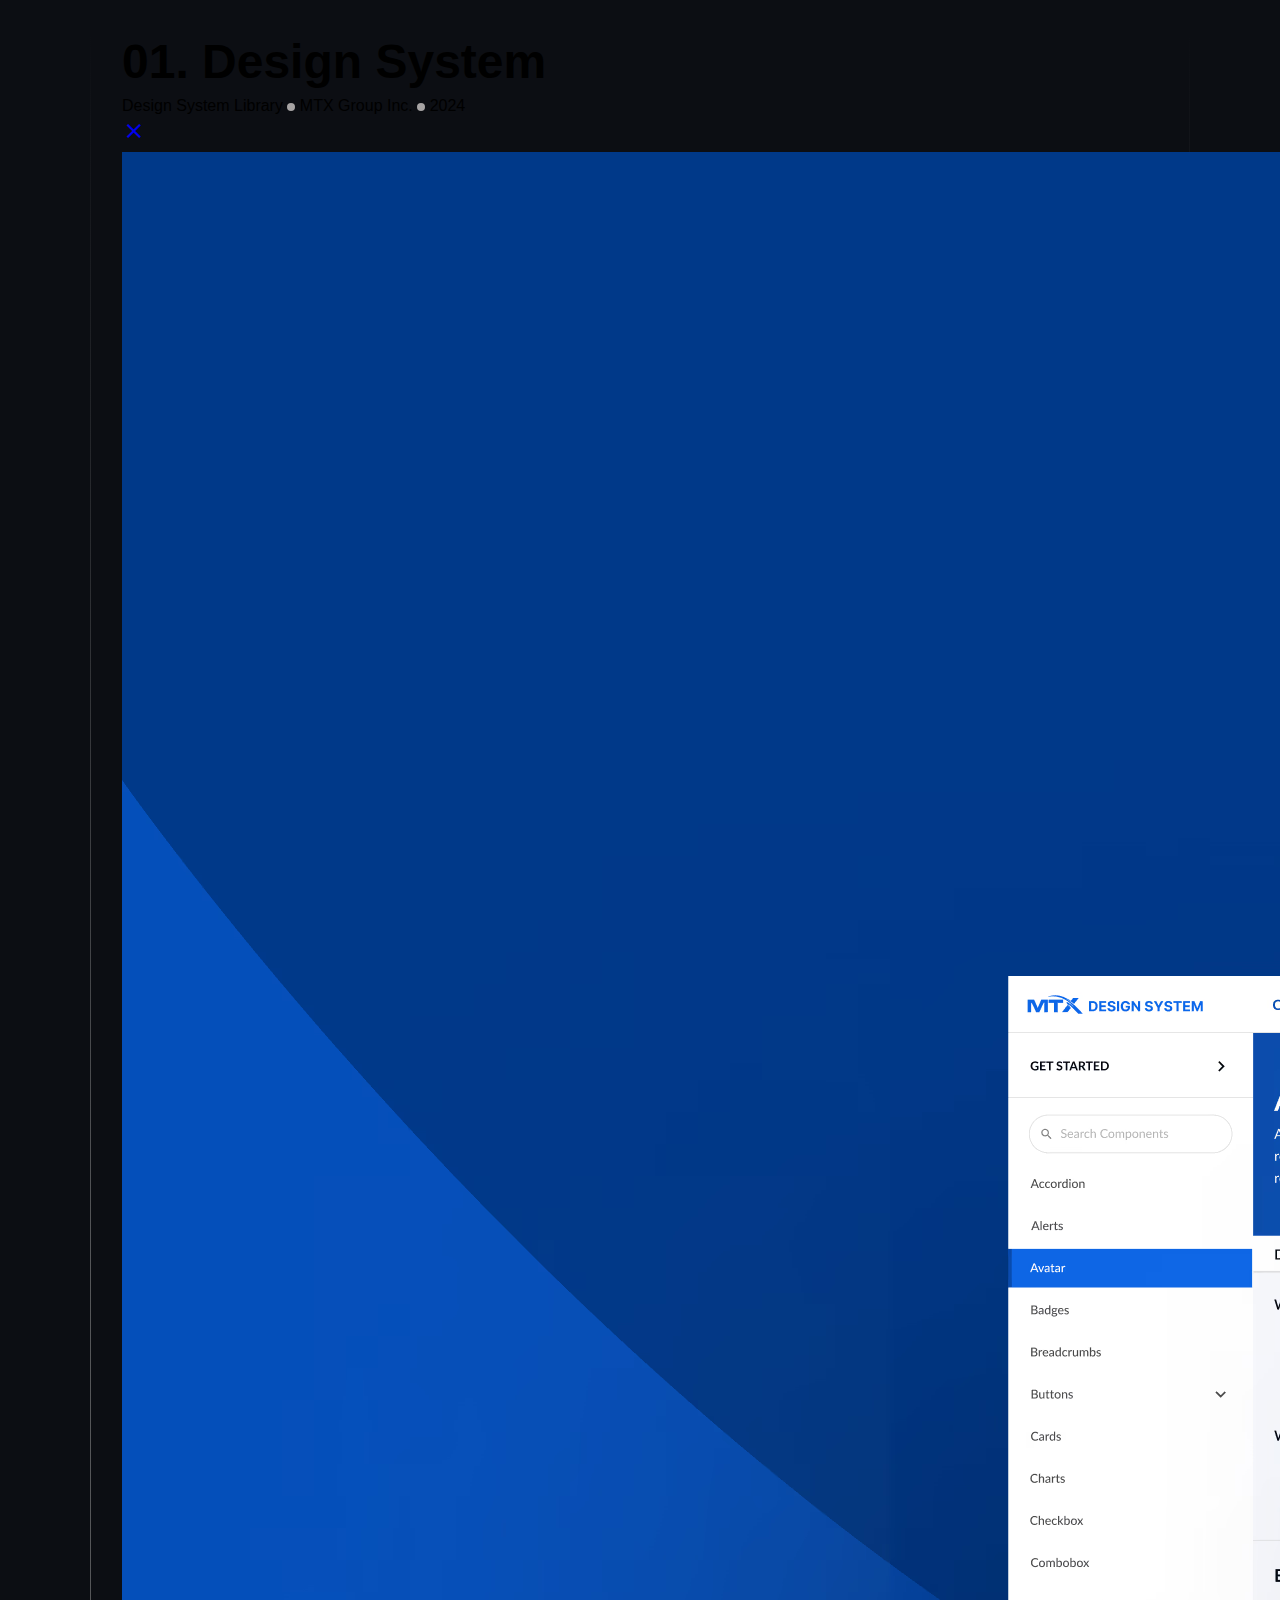
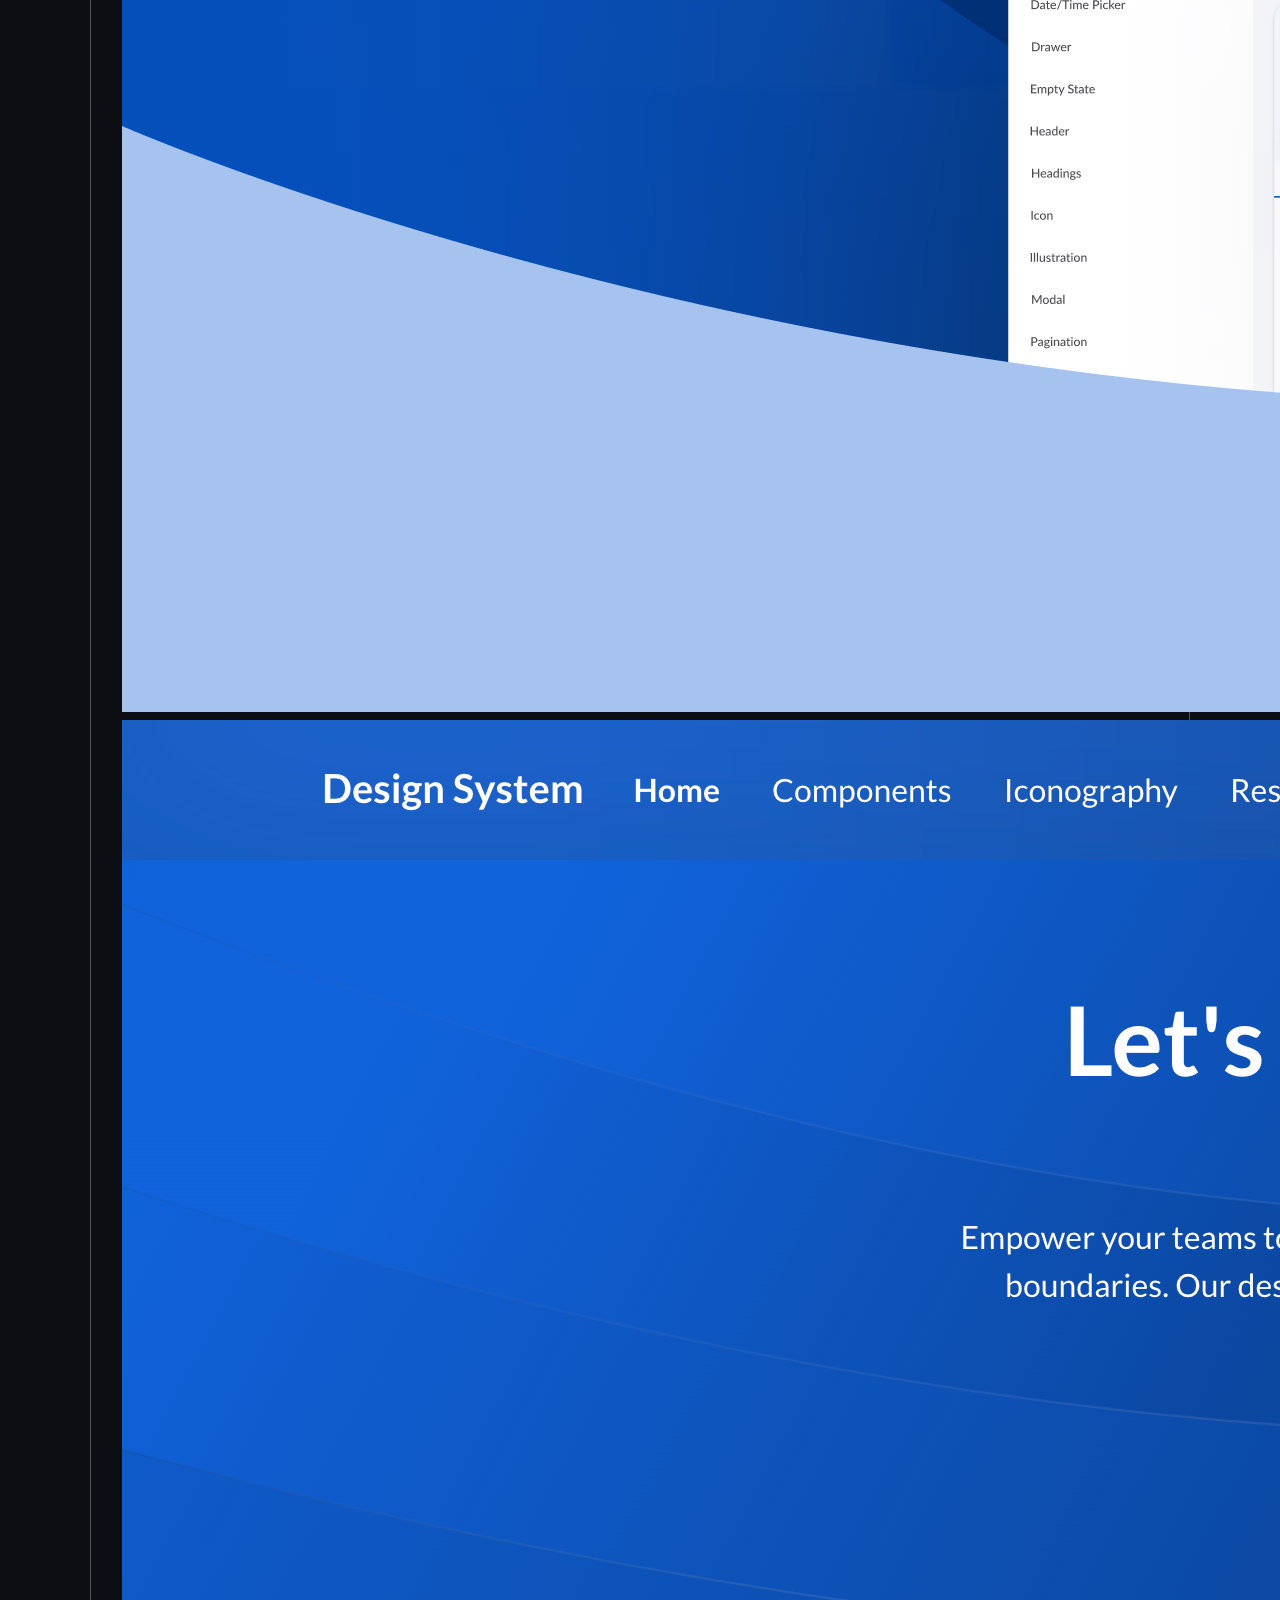
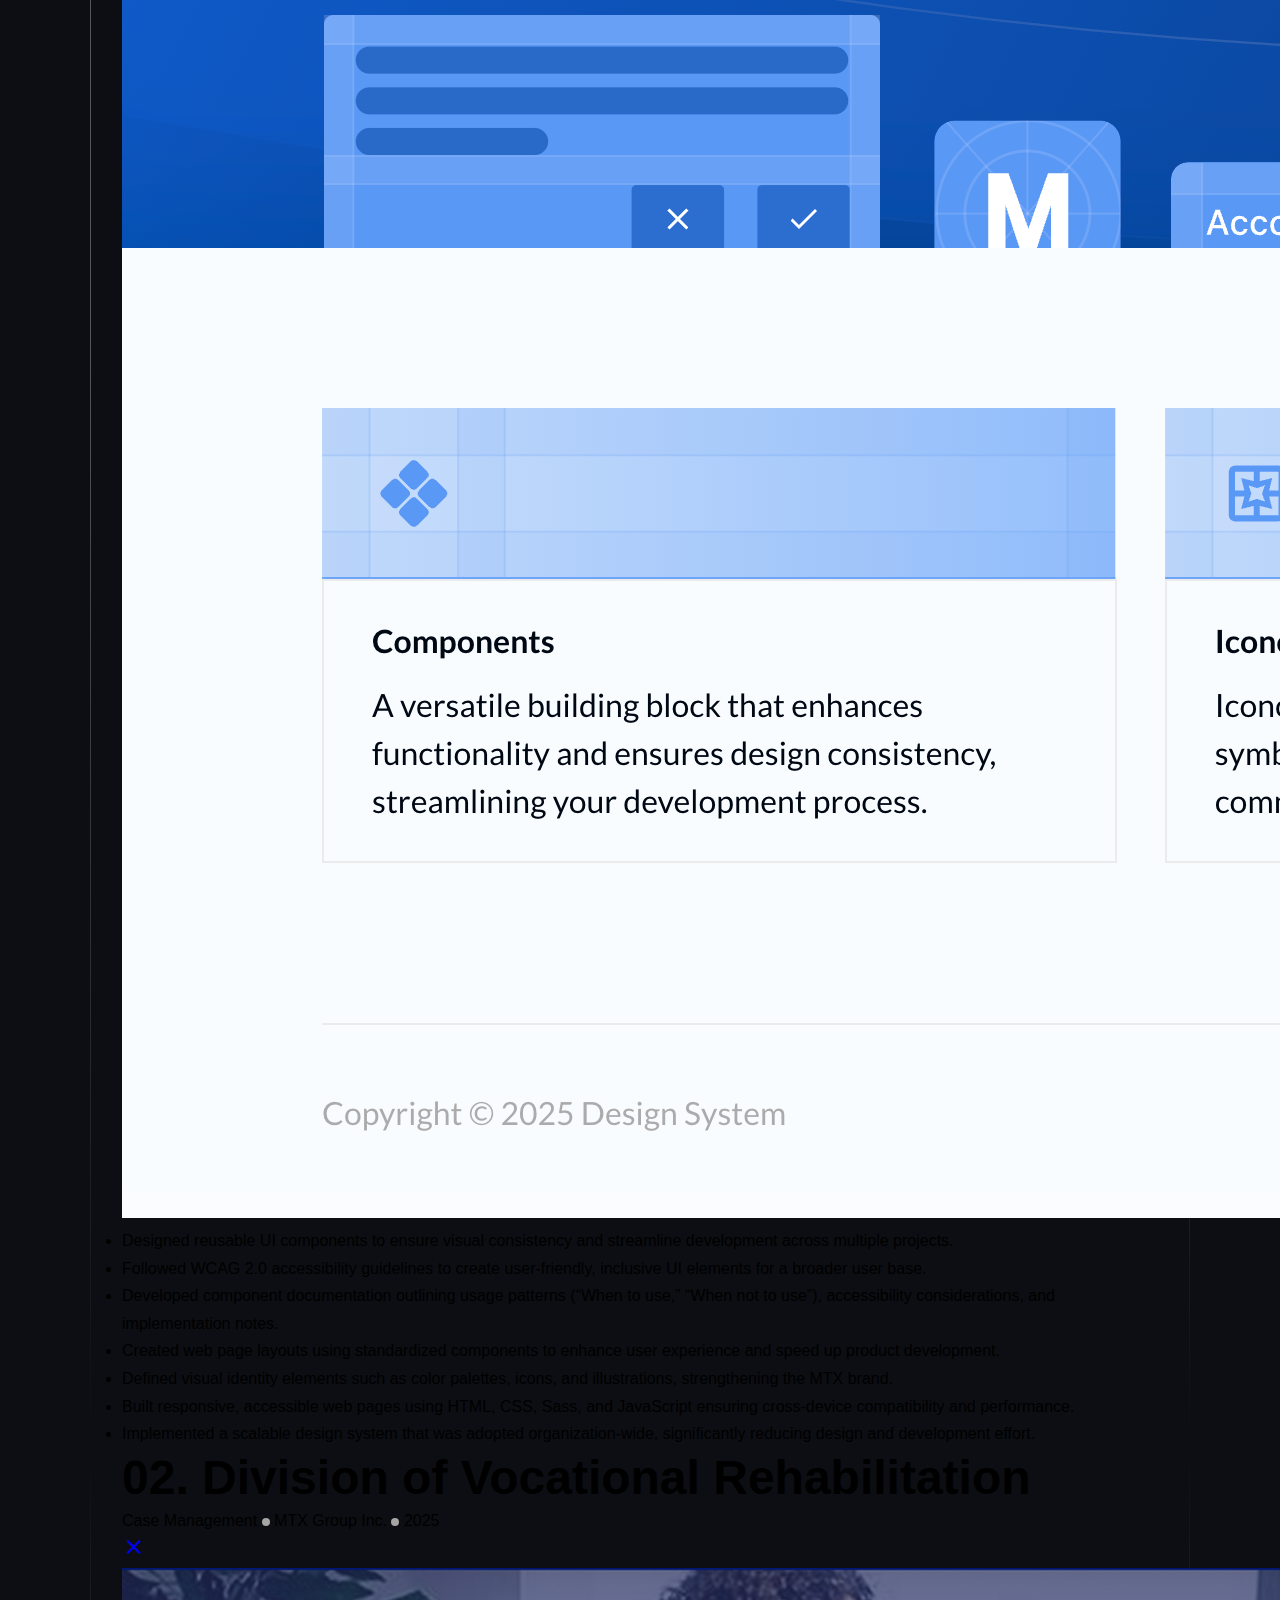
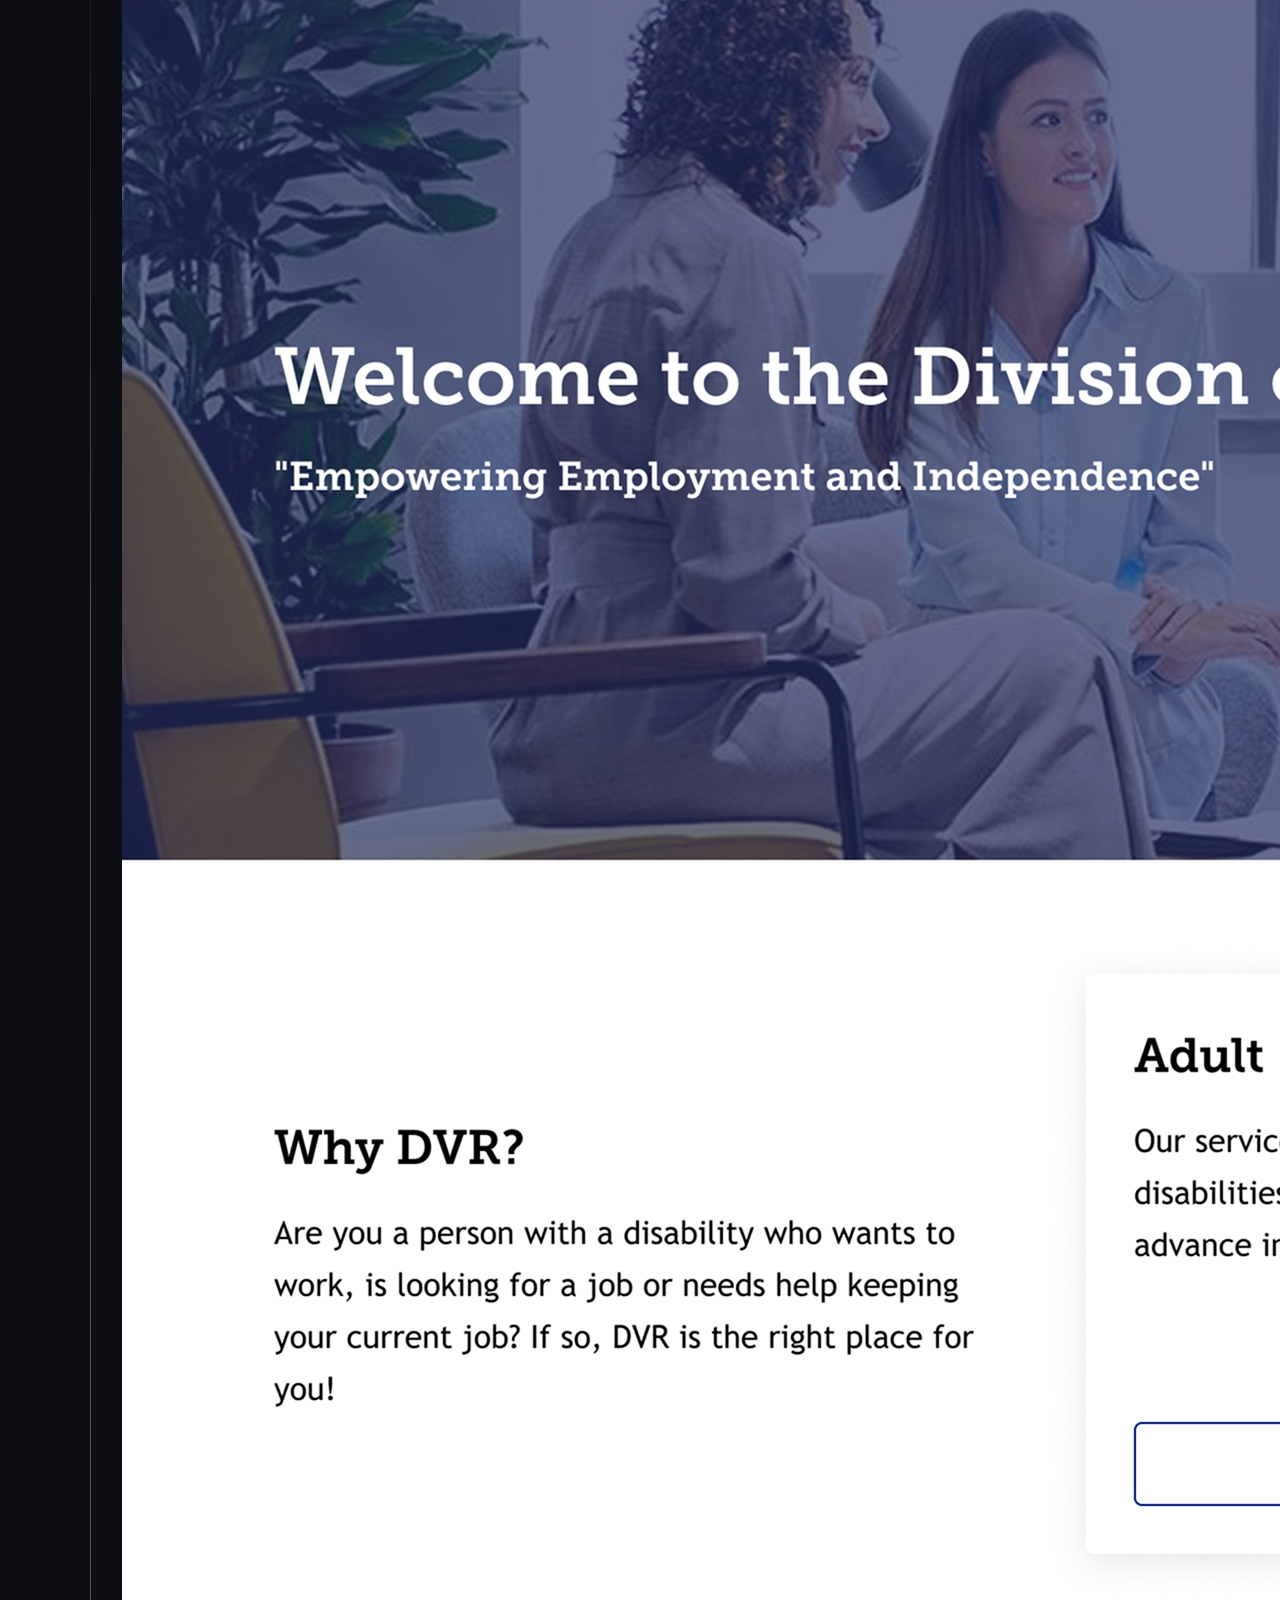
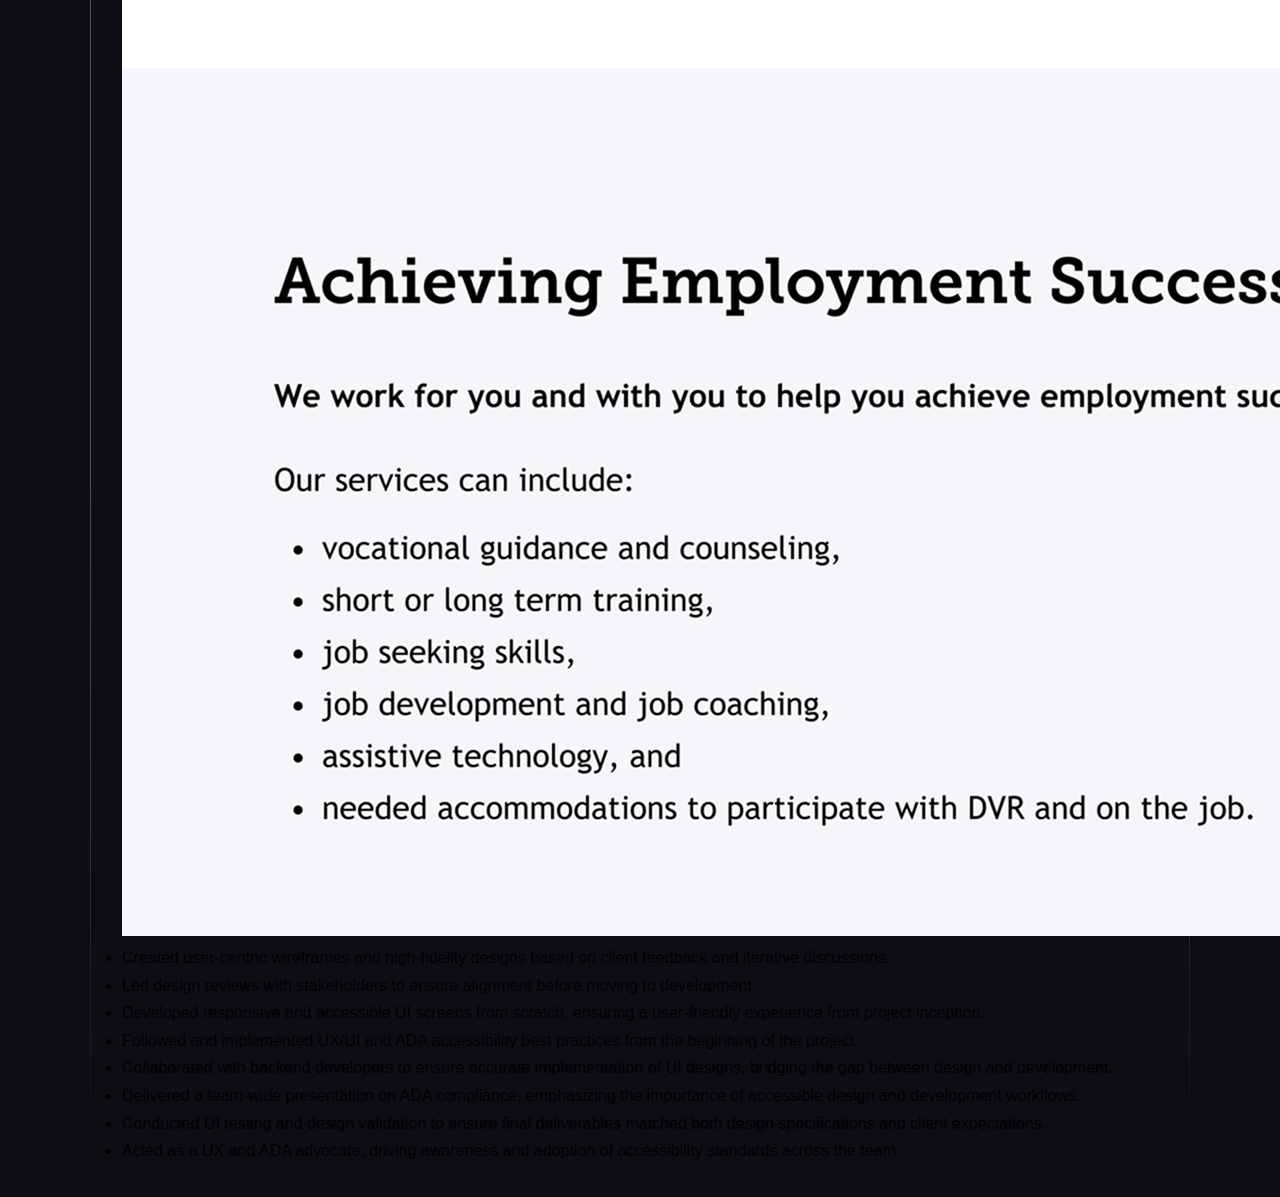
<file: Portfolio/projects.html>
<!DOCTYPE html>
<html lang="en">

<head>
    <meta charset="UTF-8">
    <meta name="viewport" content="width=device-width, initial-scale=1.0">
    <title>Sai Krishna Kandagatla</title>
    <link rel="stylesheet" href="./Design/styles/main.css" />
    <link href="https://fonts.googleapis.com/css2?family=Material+Icons" rel="stylesheet">
    <link href="./Design/media/Saikrishna.svg" rel="apple-touch-icon">
    <link href="./Design/media/Saikrishna.svg" rel="icon" sizes="64*64">
    <link href="https://fonts.googleapis.com/css2?family=Material+Symbols+Outlined" rel="stylesheet">
    <link rel="stylesheet" href="https://cdnjs.cloudflare.com/ajax/libs/font-awesome/6.5.1/css/all.min.css" />

</head>

<body class="">
    <section class="project-section">
        <div class="container">
            <div class="project-card">
                <div class="project-header">
                    <div class="project-title">
                        <h1>01. Design System</h1>
                        <p class="project-tag">Design System Library <span class="exp-dot"></span> MTX Group Inc. <span
                                class="exp-dot"></span> 2024</p>
                    </div>
                    <div>
                        <a href="./index.html" class="close" id="close">
                            <span class="material-symbols-outlined">
                                close
                            </span>
                        </a>
                    </div>
                </div>
                <div class="project-img">
                    <img src="./Design/media/mds.png" />
                    <img src="./Design/media/mds1.png" />
                </div>
                <div class="project-desc">
                    <ul>
                        <!-- Design Contributions -->
                        <li>Designed reusable UI components to ensure visual consistency and streamline development
                            across
                            multiple projects.</li>
                        <li>Followed WCAG 2.0 accessibility guidelines to create user-friendly, inclusive UI elements
                            for a
                            broader user base.</li>
                        <li>Developed component documentation outlining usage patterns (“When to use,” “When not to
                            use”),
                            accessibility considerations, and implementation notes.</li>
                        <li>Created web page layouts using standardized components to enhance user experience and speed
                            up
                            product development.</li>
                        <li>Defined visual identity elements such as color palettes, icons, and illustrations,
                            strengthening
                            the MTX brand.</li>

                        <!-- Development Contributions -->
                        <li>Built responsive, accessible web pages using HTML, CSS, Sass, and JavaScript ensuring
                            cross-device compatibility and performance.</li>
                        <li>Implemented a scalable design system that was adopted organization-wide, significantly
                            reducing
                            design and development effort.</li>
                    </ul>

                </div>

            </div>
        </div>
    </section>
    <section class="project-section">
        <div class="container">
            <div class="project-card">
                <div class="project-header">
                    <div class="project-title">
                        <h1>02. Division of Vocational Rehabilitation</h1>
                        <p class="project-tag">Case Management <span class="exp-dot"></span> MTX Group Inc. <span
                                class="exp-dot"></span> 2025</p>
                    </div>
                    <div>
                        <a href="./index.html" class="close" id="close">
                            <span class="material-symbols-outlined">
                                close
                            </span>
                        </a>
                    </div>
                </div>
                <div class="project-img">
                    <img src="./Design/media/dvr.png" />
                    <!-- <img src="./Design/media/mds1.png" /> -->
                </div>
                <div class="project-desc">
                    <ul>
                        <li>Created user-centric wireframes and high-fidelity designs based on client feedback and
                            iterative discussions.</li>
                        <li>Led design reviews with stakeholders to ensure alignment before moving to development.</li>
                        <li>Developed responsive and accessible UI screens from scratch, ensuring a user-friendly
                            experience from project inception.</li>
                        <li>Followed and implemented UX/UI and ADA accessibility best practices from the beginning of
                            the project.</li>
                        <li>Collaborated with backend developers to ensure accurate implementation of UI designs,
                            bridging the gap between design and development.</li>
                        <li>Delivered a team-wide presentation on ADA compliance, emphasizing the importance of
                            accessible design and development workflows.</li>
                        <li>Conducted UI testing and design validation to ensure final deliverables matched both design
                            specifications and client expectations.</li>
                        <li>Acted as a UX and ADA advocate, driving awareness and adoption of accessibility standards
                            across the team.</li>
                    </ul>
                </div>
            </div>
        </div>
    </section>
</body>
</html>
</file>
<file: Portfolio/Design/styles/main.css>
.m-b-16 {
  margin-bottom: 1rem;
}

.m-b-32 {
  margin-bottom: 2rem;
}

.head-flex {
  display: flex;
  gap: 0.75rem;
  align-items: center;
  margin-bottom: 1.5rem;
}

.head-dot {
  display: inline-block;
  background-color: #E7E7E7;
  border-radius: 100%;
  width: 0.75rem;
  height: 0.75rem;
}

.exp-dot {
  display: inline-block;
  background-color: #A7A4A4;
  border-radius: 100%;
  width: 0.5rem;
  height: 0.5rem;
}

h1,
h2,
h3,
h4,
h5,
h6 {
  font-weight: 700;
  margin: 0;
}

h1 {
  font-size: 3rem;
}

h2 {
  font-size: 2.5rem;
}

h3 {
  font-size: 2rem;
}

h4 {
  font-size: 1.5rem;
}

h5 {
  font-size: 1.25rem;
}

h6 {
  font-size: 1.125rem;
}

.top-line {
  background: linear-gradient(90deg, rgba(32, 34, 39, 0) 0%, var(--token-d6ba9b24-fd45-4740-bd98-249f28002dd5, rgb(157, 157, 157)) 26.5765765766%, var(--token-d6ba9b24-fd45-4740-bd98-249f28002dd5, rgb(157, 157, 157)) 50%, var(--token-d6ba9b24-fd45-4740-bd98-249f28002dd5, rgb(157, 157, 157)) 76.1261261261%, rgba(32, 34, 39, 0) 100%);
  opacity: 0.5;
  height: 1px;
}

.bottom-line {
  background: linear-gradient(90deg, rgba(32, 34, 39, 0) 0%, var(--token-7805e8a7-7c5e-4197-a811-3debe090c520, rgb(32, 34, 39)) 26.5765765766%, var(--token-7805e8a7-7c5e-4197-a811-3debe090c520, rgb(32, 34, 39)) 50%, var(--token-7805e8a7-7c5e-4197-a811-3debe090c520, rgb(32, 34, 39)) 76.1261261261%, rgba(32, 34, 39, 0) 100%);
  opacity: 1;
  height: 1px;
}

header {
  display: flex;
  align-items: center;
  justify-content: space-between;
  padding: 1rem 0;
}
@media screen and (max-width: 480px) {
  header {
    flex-direction: column;
    gap: 1rem;
    align-items: flex-start;
  }
}
header .logo {
  text-decoration: none;
  color: #A7A4A4;
  display: flex;
  gap: 1rem;
  align-items: center;
}
header .logo-title {
  font-size: 1.125rem;
  color: #E7E7E7;
}
header .logo-tag {
  font-size: 0.875rem;
  display: flex;
  align-items: center;
  gap: 0.5rem;
}
header .logo-tag .green-dot {
  width: 0.5rem;
  height: 0.5rem;
  border-radius: 100%;
  background-color: green;
  display: inline-block;
}
header nav ul {
  display: flex;
  align-items: center;
  gap: 3rem;
}
header nav ul li {
  list-style: none;
}
header nav ul li .nav-item {
  text-decoration: none;
  display: flex;
  flex-direction: column;
}
header nav ul li .nav-item:hover img {
  filter: brightness(1) saturate(100%) sepia(20%) hue-rotate(180deg) brightness(1.2);
}
header nav ul li .nav-item img {
  width: 24px;
  height: 24px;
}

footer {
  color: #F2F2F2;
  text-align: center;
  padding-top: 2rem;
}
footer .copy-right {
  color: #A7A4A4;
}

* {
  margin: 0;
  padding: 0;
  box-sizing: border-box;
  line-height: calc(1em + 0.725rem);
  -webkit-font-smoothing: antialiased;
}

html {
  font-size: 16px;
  scroll-behavior: smooth;
}

body {
  font-size: 1rem;
  font-family: "Roboto", sans-serif;
  -webkit-font-smoothing: antialiased;
  -moz-osx-font-smoothing: grayscale;
  background: #0c0e13;
  min-height: 100vh;
  padding: 2rem 0;
}

.container {
  width: 100%;
  max-width: 68.75rem;
  margin-left: auto;
  margin-right: auto;
  padding-left: 2rem;
  padding-right: 2rem;
  position: relative;
  background: linear-gradient(180deg, rgba(32, 34, 39, 0) 0%, rgba(157, 157, 157, 0.5) 26.57%, rgba(157, 157, 157, 0.5) 50%, rgba(157, 157, 157, 0.5) 76.12%, rgba(32, 34, 39, 0) 100%) left center/1px 100% no-repeat, linear-gradient(180deg, rgba(32, 34, 39, 0) 0%, rgba(157, 157, 157, 0.5) 26.57%, rgba(157, 157, 157, 0.5) 50%, rgba(157, 157, 157, 0.5) 76.12%, rgba(32, 34, 39, 0) 100%) right center/1px 100% no-repeat;
  background-repeat: no-repeat;
}
@media screen and (max-width: 767px) {
  .container {
    padding-left: 1rem;
    padding-right: 1rem;
  }
}

.hero-content {
  color: #E7E7E7;
  padding-bottom: 3rem;
}
.hero-content .wish-tag,
.hero-content .intro-tag {
  margin: 1rem 0;
}
.hero-content .look-resume {
  display: inline-block;
  text-decoration: none;
  color: #0c0e13;
  background-color: #CDE4FE;
  padding: 0.75rem 1.5rem;
  border-radius: 0.5rem;
  box-shadow: rgba(205, 228, 254, 0.5) 0px 0px 5px 0px;
  opacity: 1;
  font-weight: 600;
}

.about-me {
  padding: 3rem 0;
  display: flex;
  align-items: flex-start;
  justify-content: center;
  flex-direction: column;
  gap: 2rem;
  color: #E7E7E7;
}
.about-me .about-card {
  display: grid;
  gap: 2rem;
  grid-template-columns: 300px 2fr;
}
@media screen and (max-width: 768px) {
  .about-me .about-card {
    flex-direction: column;
    gap: 3rem;
    display: flex;
  }
}
.about-me .about-details {
  text-align: center;
  display: flex;
  flex-direction: column;
  align-items: center;
  gap: 1rem;
}
.about-me .about-details p:nth-child(2), .about-me .about-details p:nth-child(3) {
  color: #A7A4A4;
}
.about-me .about-details .portfolio-social {
  display: flex;
  flex-direction: column;
  gap: 1rem;
}
.about-me .about-details .portfolio-media, .about-me .about-details .portfolio-whatsapp {
  display: flex;
  gap: 1rem;
}
.about-me .about-details .portfolio-media a, .about-me .about-details .portfolio-whatsapp a {
  color: #A7A4A4;
  text-decoration: none;
  font-size: 1.25rem;
}
.about-me .about-details .portfolio-media a:hover, .about-me .about-details .portfolio-whatsapp a:hover {
  color: #E7E7E7;
}
.about-me .about-img {
  width: 12.5rem;
  height: 12.5rem;
  position: relative;
  flex-shrink: 0;
}
.about-me .about-img::before {
  content: "";
  position: absolute;
  top: -10px;
  left: -10px;
  right: -10px;
  bottom: -10px;
  z-index: -1;
  background: linear-gradient(45deg, #CDE4FE, #ffffff);
  filter: blur(20px);
  opacity: 0.8;
  border-radius: 100%;
}
.about-me .about-img img {
  width: 100%;
}
.about-me .about-desc {
  text-align: left;
  background: linear-gradient(180deg, var(--token-a924df73-d0cb-485d-9ce6-aceda64e54b4, rgb(19, 21, 25)) 0%, rgba(19, 21, 25, 0.3) 100%);
  border-radius: 1rem;
  padding: 1rem;
  border: 0.0625rem solid rgb(32, 34, 39);
}
.about-me .services {
  display: grid;
  grid-template-columns: 1fr 1fr;
  gap: 2rem;
}
@media screen and (max-width: 768px) {
  .about-me .services {
    display: flex;
    flex-direction: column;
    gap: 1rem;
  }
}
.about-me .services .services-card {
  display: flex;
  gap: 1rem;
  background: linear-gradient(180deg, var(--token-a924df73-d0cb-485d-9ce6-aceda64e54b4, rgb(19, 21, 25)) 0%, rgba(19, 21, 25, 0.3) 100%);
  border-radius: 1rem;
  padding: 1rem;
  border: 0.0625rem solid rgb(32, 34, 39);
  text-align: left;
}
@media screen and (max-width: 480px) {
  .about-me .services .services-card {
    flex-direction: column;
  }
}
.about-me .services .services-card h2 {
  font-size: 1.25rem;
}
.about-me .services .services-card_img {
  width: 4rem;
  flex-shrink: 0;
}
.about-me .services .services-card_img img {
  width: 100%;
}
.about-me .about-more {
  display: grid;
  grid-template-columns: 1fr 11fr;
  gap: 2rem;
}
@media screen and (max-width: 768px) {
  .about-me .about-more {
    grid-template-columns: 1fr;
    width: 100%;
  }
}
.about-me .about-more .about-tab {
  display: flex;
  gap: 2rem;
  flex-direction: column;
}
@media screen and (max-width: 768px) {
  .about-me .about-more .about-tab {
    flex-direction: row;
    gap: 1rem;
    flex-wrap: wrap;
  }
}
.about-me .about-more .about-tab_item {
  background: linear-gradient(180deg, var(--token-a924df73-d0cb-485d-9ce6-aceda64e54b4, rgb(19, 21, 25)) 0%, rgba(19, 21, 25, 0.3) 100%);
  border-radius: 1rem;
  padding: 0.5rem 1rem;
  border: 0.0625rem solid rgb(32, 34, 39);
  text-decoration: none;
  color: #A7A4A4;
  cursor: pointer;
  display: inline-block;
}
.about-me .about-more .about-tab_item.active {
  color: #E7E7E7;
}
.about-me .about-more .details-grid {
  background: linear-gradient(180deg, var(--token-a924df73-d0cb-485d-9ce6-aceda64e54b4, rgb(19, 21, 25)) 0%, rgba(19, 21, 25, 0.3) 100%);
  border-radius: 1rem;
  padding: 1rem;
  border: 0.0625rem solid rgb(32, 34, 39);
}
.about-me .about-more .details-grid h3 {
  font-size: 1.125rem;
  margin-bottom: 1.5rem;
}
.about-me .about-more .details-grid .edu-details {
  display: grid;
  grid-template-columns: 1fr 1fr 1fr;
  gap: 1rem;
}
@media screen and (max-width: 767px) {
  .about-me .about-more .details-grid .edu-details {
    grid-template-columns: 1fr;
  }
}
.about-me .about-more .details-grid .edu-details p:nth-child(2), .about-me .about-more .details-grid .edu-details p:nth-child(3) {
  color: #A7A4A4;
}
.about-me .about-more .details-grid .skills-grid {
  display: grid;
  grid-template-columns: 1fr 1fr 1fr 1fr;
  gap: 1.5rem;
}
@media screen and (max-width: 480px) {
  .about-me .about-more .details-grid .skills-grid {
    grid-template-columns: 1fr;
  }
}
.about-me .about-more .details-grid .skills-grid .skills-pill {
  display: flex;
  align-items: center;
  gap: 1rem;
}
.about-me .about-more .details-grid .certi-grid {
  display: grid;
  grid-template-columns: 1fr;
  gap: 1.5rem;
}
.about-me .about-more .details-grid .certi-grid .certi-pill:before {
  display: inline-block;
  content: "";
  width: 10px;
  height: 10px;
  background-color: #A7A4A4;
  border-radius: 50%;
  margin-right: 0.25rem;
}
.about-me .about-more .details-grid .certi-grid .certi-pill a {
  color: #CDE4FE;
  text-decoration: none;
}
.about-me .about-more .details-grid .certi-grid .certi-pill a:after {
  font-family: "Material Icons";
  content: "\f8ce";
}
.about-me .about-more #skill-data,
.about-me .about-more #certi-data {
  display: none;
}

.experience-section .experience-card {
  padding: 3rem 0;
}
.experience-section .experience-card h2 {
  color: #E7E7E7;
  font-size: 2rem;
}
.experience-section .experience-craft {
  background: linear-gradient(180deg, var(--token-a924df73-d0cb-485d-9ce6-aceda64e54b4, rgb(19, 21, 25)) 0%, rgba(19, 21, 25, 0.3) 100%);
  border-radius: 1rem;
  padding: 1rem;
  border: 0.0625rem solid rgb(32, 34, 39);
  color: #E7E7E7;
}
.experience-section .experience-craft .exp-year {
  color: #A7A4A4;
}
.experience-section .experience-craft ul {
  margin-top: 1rem;
  margin-left: 1.5rem;
  list-style-position: outside;
}

.contact-section .contact-card {
  padding: 3rem 0;
}
.contact-section .contact-card h2 {
  color: #E7E7E7;
  font-size: 2rem;
}
.contact-section .contact-text {
  color: #E7E7E7;
}
.contact-section .contact-media {
  display: flex;
  gap: 2rem;
}
@media screen and (max-width: 480px) {
  .contact-section .contact-media {
    flex-direction: column;
    gap: 1rem;
    align-items: flex-start;
  }
}
.contact-section .contact-media .contact-whatsapp,
.contact-section .contact-media .contact-email {
  background: linear-gradient(180deg, var(--token-a924df73-d0cb-485d-9ce6-aceda64e54b4, rgb(19, 21, 25)) 0%, rgba(19, 21, 25, 0.3) 100%);
  border-radius: 1rem;
  padding: 1rem;
  border: 0.0625rem solid rgb(32, 34, 39);
}
.contact-section .contact-media .contact-whatsapp a,
.contact-section .contact-media .contact-email a {
  text-decoration: none;
  color: #A7A4A4;
  display: flex;
  align-items: center;
  gap: 0.5rem;
  flex-direction: row-reverse;
}
.contact-section .contact-media .contact-whatsapp a .material-symbols-outlined,
.contact-section .contact-media .contact-email a .material-symbols-outlined {
  font-size: 1rem;
}
.contact-section .contact-media .contact-whatsapp a:hover,
.contact-section .contact-media .contact-email a:hover {
  color: #F2F2F2;
}

.work-section .work-container {
  padding: 3rem 0;
}
.work-section .work-container h2 {
  color: #E7E7E7;
  font-size: 2rem;
}
.work-section .work-tab {
  display: flex;
  gap: 2rem;
  margin-bottom: 1.5rem;
}
@media screen and (max-width: 767px) {
  .work-section .work-tab {
    flex-direction: row;
    gap: 1rem;
    flex-wrap: wrap;
  }
}
.work-section .work-tab_item {
  background: linear-gradient(180deg, var(--token-a924df73-d0cb-485d-9ce6-aceda64e54b4, rgb(19, 21, 25)) 0%, rgba(19, 21, 25, 0.3) 100%);
  border-radius: 1rem;
  padding: 0.5rem 1rem;
  border: 0.0625rem solid rgb(32, 34, 39);
  text-decoration: none;
  color: #A7A4A4;
  cursor: pointer;
}
.work-section .work-tab_item.active {
  color: #E7E7E7;
}
.work-section .work-block {
  display: grid;
  grid-template-columns: 1fr 1fr;
  gap: 1.5rem;
}
.work-section .work-block.work-per, .work-section .work-block.work-design {
  display: none;
}
@media screen and (max-width: 480px) {
  .work-section .work-block {
    grid-template-columns: 1fr;
    gap: 1rem;
  }
}
.work-section .work-block .work-card {
  background: linear-gradient(180deg, var(--token-a924df73-d0cb-485d-9ce6-aceda64e54b4, rgb(19, 21, 25)) 0%, rgba(19, 21, 25, 0.3) 100%);
  border-radius: 1rem;
  padding: 1.5rem;
  border: 0.0625rem solid rgb(32, 34, 39);
  position: relative;
}
.work-section .work-block .work-card_pill {
  text-decoration: none;
  color: #A7A4A4;
  display: flex;
  flex-direction: column;
  gap: 1rem;
  transform: scale(1);
  transition: transform 0.3s ease-in-out, box-shadow 0.3s ease-in-out;
  box-shadow: 0 2px 8px rgba(0, 0, 0, 0.1);
  height: 100%;
  cursor: pointer;
}
.work-section .work-block .work-card_pill:hover {
  transform: scale(1.03);
  box-shadow: 0 8px 20px rgba(0, 0, 0, 0.15);
}
.work-section .work-block .work-card_pill img {
  border-radius: 1rem;
  max-width: 100%;
  height: 100%;
}
.work-section .work-block .work-card .work-header p:first-child {
  color: #E7E7E7;
}
.work-section .work-block .work-card .work-desc {
  color: #E7E7E7;
  position: absolute;
  top: 0;
  left: 0;
  width: 100%;
  height: 100%;
  background: #131519;
  padding: 1.5rem;
  border-radius: 1rem;
  transition: 0.5s;
  opacity: 0;
  visibility: hidden;
  overflow-y: auto;
  align-content: center;
}
.work-section .work-block .work-card .work-desc ul {
  margin-left: 1rem;
}
.work-section .work-block .work-card:hover .work-desc {
  opacity: 0.9;
  visibility: visible;
}
.work-section .work-block .work-card:hover img {
  filter: blur(1px);
}
.work-section .work-block.work-design .work-card_pill img {
  border-radius: 0;
}

/* Target the entire scrollbar */
::-webkit-scrollbar {
  width: 1px;
  /* vertical scrollbar width */
  height: 8px;
  /* horizontal scrollbar height */
}

/* Track (background of the scrollbar) */
::-webkit-scrollbar-track {
  background: #F2F2F2;
  border-radius: 16px;
}

/* Thumb (the draggable handle) */
::-webkit-scrollbar-thumb {
  background-color: #CDE4FE;
  border-radius: 16px;
}

/* Thumb on hover */
::-webkit-scrollbar-thumb:hover {
  background: #CDE4FE;
}

/*# sourceMappingURL=main.css.map */
</file>
